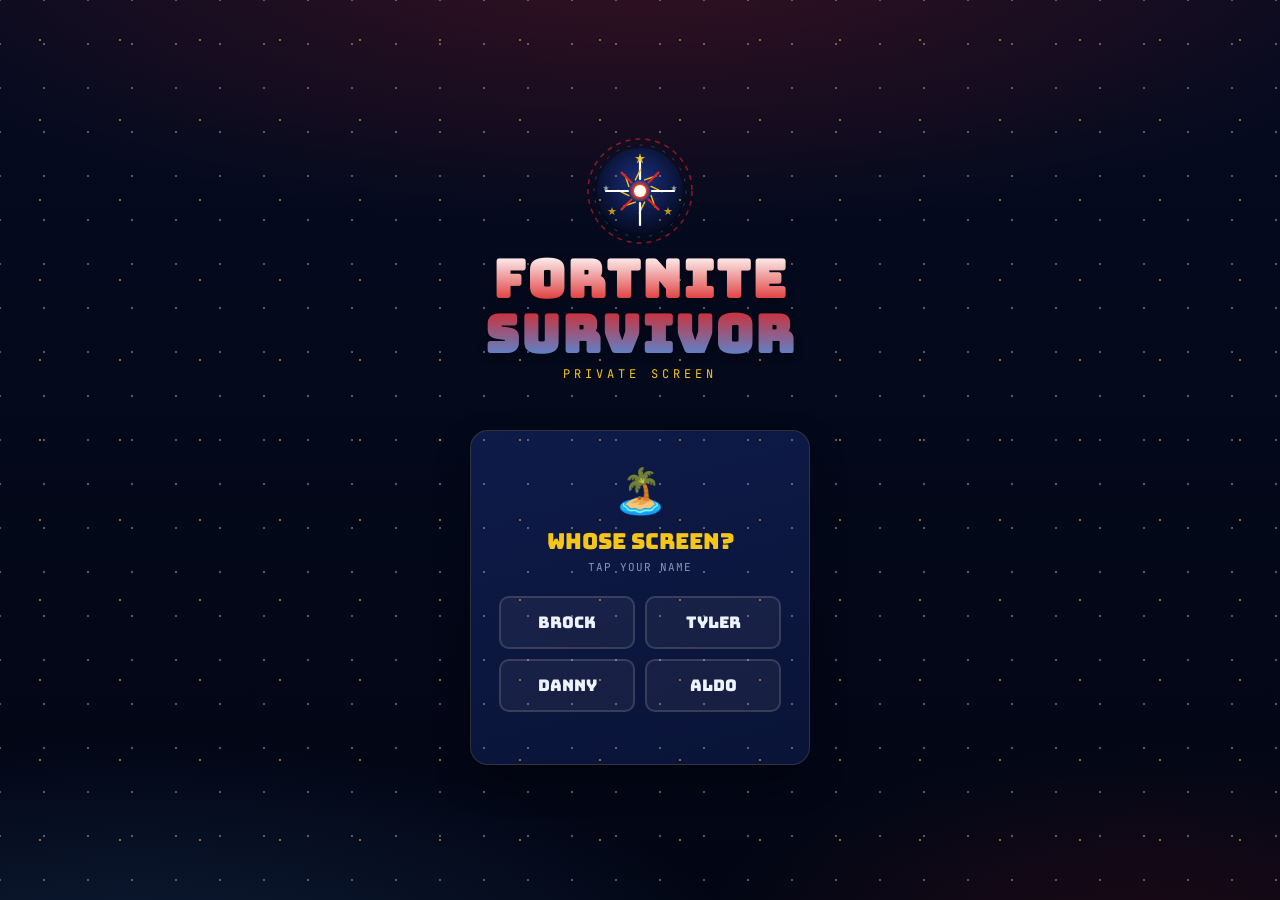
<file: player.html>
<!DOCTYPE html>
<html lang="en">
<head>
<meta charset="UTF-8" />
<meta name="viewport" content="width=device-width, initial-scale=1.0" />
<title>My Screen — Fortnite Survivor</title>
<link rel="stylesheet" href="assets/style.css" />
<style>
  /* password gate */
  .lock-screen {
    min-height: 100vh;
    display: flex;
    flex-direction: column;
    align-items: center;
    justify-content: center;
    padding: 24px;
    text-align: center;
  }
  .lock-card {
    background: linear-gradient(165deg, var(--bg-card), var(--bg-mid));
    border: 1px solid rgba(255,201,60,0.15);
    border-radius: var(--radius);
    padding: 32px 28px;
    width: 100%;
    max-width: 340px;
    box-shadow: 0 16px 40px -12px rgba(0,0,0,0.7);
  }
  .lock-icon {
    font-size: 44px;
    margin-bottom: 8px;
  }
  .lock-title {
    font-family: var(--font-display);
    font-size: 22px;
    color: var(--gold);
    margin: 0 0 4px;
  }
  .lock-sub {
    font-family: var(--font-mono);
    font-size: 11px;
    color: var(--sand-dim);
    letter-spacing: 1px;
    margin-bottom: 22px;
  }
  .lock-input {
    width: 100%;
    background: rgba(244,233,216,0.07);
    border: 2px solid rgba(244,233,216,0.2);
    border-radius: var(--radius-sm);
    padding: 14px 16px;
    color: var(--sand);
    font-family: var(--font-mono);
    font-size: 20px;
    text-align: center;
    letter-spacing: 4px;
    margin-bottom: 14px;
    transition: border-color 0.2s;
  }
  .lock-input:focus { outline: none; border-color: var(--green-bright); }
  .lock-input.shake {
    animation: shake 0.4s ease;
    border-color: var(--ember-deep);
  }
  @keyframes shake {
    0%,100%{ transform:translateX(0); }
    20%    { transform:translateX(-8px); }
    40%    { transform:translateX(8px); }
    60%    { transform:translateX(-5px); }
    80%    { transform:translateX(5px); }
  }
  .lock-error {
    font-family: var(--font-mono);
    font-size: 12px;
    color: var(--ember);
    min-height: 18px;
    margin-bottom: 4px;
  }
  .player-select-grid {
    display: grid;
    grid-template-columns: 1fr 1fr;
    gap: 10px;
    margin-bottom: 20px;
  }
  .player-btn {
    background: rgba(244,233,216,0.05);
    border: 2px solid rgba(244,233,216,0.15);
    border-radius: var(--radius-sm);
    padding: 14px 8px;
    color: var(--sand);
    font-family: var(--font-display);
    font-size: 16px;
    cursor: pointer;
    transition: border-color 0.15s, background 0.15s;
  }
  .player-btn:hover { background: rgba(74,144,226,0.12); border-color: var(--green-bright); }
  .player-btn.selected { border-color: var(--ember); background: rgba(220,38,38,0.14); color: #ffffff; }
</style>
</head>
<body>
<div id="lock-view" class="lock-screen">
  <div id="brand-slot" style="margin-bottom:20px;"></div>
  <div class="lock-card">
    <!-- Step 1: pick a player -->
    <div id="step-pick">
      <div class="lock-icon">🏝️</div>
      <div class="lock-title">Whose screen?</div>
      <div class="lock-sub">TAP YOUR NAME</div>
      <div class="player-select-grid" id="player-btns"></div>
    </div>

    <!-- Step 2: enter password -->
    <div id="step-pass" style="display:none;">
      <div class="lock-icon">🔒</div>
      <div class="lock-title" id="pass-greeting">Enter your password</div>
      <div class="lock-sub">KEEP IT TO YOURSELF</div>
      <input class="lock-input" type="password" id="passInput" placeholder="••••••" autocomplete="off" />
      <div class="lock-error" id="passError"></div>
      <button class="btn" id="unlockBtn" style="width:100%;margin-top:6px;">Unlock →</button>
      <button class="btn secondary" id="backBtn" style="width:100%;margin-top:10px;">← Change player</button>
    </div>
  </div>
</div>

<div id="player-area" style="display:none;">
  <div class="wrap">
    <div id="brand-slot-inner"></div>

    <div class="status-bar" id="who-bar"></div>

    <div class="panel">
      <h2>🤫 Your secret missions</h2>
      <p style="font-size:12px;color:var(--sand-dim);margin-top:-6px;">
        Only you can see this list. Pull one off and you get to slip 3 votes onto someone — they get a shot and no one knows it came from you.
      </p>
      <div id="mission-set-banner" style="display:none; text-align:center; margin-bottom:14px; padding:10px 14px; border-radius:10px; background:rgba(139,197,63,0.15); border:1px solid rgba(139,197,63,0.35); font-family:var(--font-mono); font-size:12px; color:var(--green-bright); letter-spacing:0.5px;"></div>
      <div id="mission-list"></div>
    </div>

    <div class="panel" id="kills-panel">
      <h2>This round's kills</h2>
      <div id="kills-form"></div>
    </div>

    <div class="panel" id="drinks-owed-panel">
      <h2>Drinks you still owe</h2>
      <div id="drinks-owed-list"></div>
    </div>

    <div class="btn-row">
      <a href="index.html" class="btn secondary" style="text-decoration:none; display:inline-flex; align-items:center;">← Dashboard</a>
      <button class="btn secondary" id="lockBtn">🔒 Lock screen</button>
    </div>
  </div>
</div>

<!-- target picker modal -->
<div id="target-modal" style="display:none; position:fixed; inset:0; background:rgba(0,0,0,0.65); z-index:10; align-items:center; justify-content:center;">
  <div class="panel" style="max-width:360px; width:90%; position:relative; z-index:11;">
    <h3 id="modal-title">Who gets the shot?</h3>
    <p id="modal-desc" style="font-size:12px;color:var(--sand-dim);margin-top:-4px;margin-bottom:14px;"></p>
    <div id="target-options"></div>
    <button class="btn secondary" id="modal-cancel" style="margin-top:4px; width:100%;">Cancel</button>
  </div>
</div>

<script src="assets/config.js"></script>
<script src="assets/store.js"></script>
<script src="assets/brand.js"></script>
<script>
  const cfg = window.SURVIVOR_CONFIG || {};
  const passwords = cfg.passwords || {};
  const SESSION_KEY = "survivorUnlocked";

  let myId = null;
  let pendingMissionId = null;

  // ── password gate ──────────────────────────────────────────────────
  function initLock() {
    renderBrand("private screen");
    const btns = document.getElementById("player-btns");
    btns.innerHTML = "";

    // Build name list from state if available, else defaults
    const names = Store.state && Store.state.players
      ? Store.state.players.map(p => p.name)
      : ["Brock","Tyler","Aldo","Danny"];

    names.forEach((name, i) => {
      const id = i + 1;
      const b = document.createElement("button");
      b.className = "player-btn";
      b.textContent = name;
      b.dataset.id = id;
      b.addEventListener("click", () => selectPlayer(id, name));
      btns.appendChild(b);
    });
  }

  function selectPlayer(id, name) {
    myId = id;
    document.querySelectorAll(".player-btn").forEach(b => b.classList.toggle("selected", parseInt(b.dataset.id) === id));
    document.getElementById("step-pick").style.display = "none";
    document.getElementById("step-pass").style.display = "block";
    document.getElementById("pass-greeting").textContent = `Hey ${name} 👋`;
    document.getElementById("passInput").value = "";
    document.getElementById("passError").textContent = "";
    setTimeout(() => document.getElementById("passInput").focus(), 60);
  }

  function tryUnlock() {
    const input = document.getElementById("passInput").value.trim().toLowerCase();
    const correct = (passwords[myId] || "").toLowerCase();
    if (input === correct) {
      sessionStorage.setItem(SESSION_KEY, String(myId));
      showPlayerScreen();
    } else {
      const inp = document.getElementById("passInput");
      inp.classList.add("shake");
      document.getElementById("passError").textContent = "Wrong password — try again";
      inp.value = "";
      setTimeout(() => inp.classList.remove("shake"), 500);
    }
  }

  document.getElementById("unlockBtn").addEventListener("click", tryUnlock);
  document.getElementById("passInput").addEventListener("keydown", e => { if (e.key === "Enter") tryUnlock(); });
  document.getElementById("backBtn").addEventListener("click", () => {
    document.getElementById("step-pass").style.display = "none";
    document.getElementById("step-pick").style.display = "block";
    myId = null;
  });
  document.getElementById("lockBtn").addEventListener("click", () => {
    sessionStorage.removeItem(SESSION_KEY);
    document.getElementById("player-area").style.display = "none";
    document.getElementById("lock-view").style.display = "flex";
    document.getElementById("step-pass").style.display = "none";
    document.getElementById("step-pick").style.display = "block";
    myId = null;
  });

  // ── main player screen ─────────────────────────────────────────────
  function showPlayerScreen() {
    document.getElementById("lock-view").style.display = "none";
    document.getElementById("player-area").style.display = "block";
    renderBrand("private screen");
    document.getElementById("brand-slot-inner").appendChild(
      document.getElementById("brand-slot").firstElementChild
    );
    Store.onChange(render);
    render();
  }

  // ── mission target modal ───────────────────────────────────────────
  function openTargetModal(missionId) {
    pendingMissionId = missionId;
    const mission = Store.state.players.find(p => p.id === myId).missions.find(m => m.id === missionId);
    const others = Store.state.players.filter(p => p.id !== myId);
    document.getElementById("modal-title").textContent = "Who gets the shot? 🥃";
    document.getElementById("modal-desc").textContent = mission.chooseTarget
      ? "You earned the pick — send 3 votes wherever you want."
      : "Assign the shot to whoever you did it to.";
    document.getElementById("target-options").innerHTML = others
      .map(p => `<button class="btn secondary" style="width:100%;margin-bottom:8px;" data-target="${p.id}">${p.name}</button>`)
      .join("");
    document.querySelectorAll("#target-options button").forEach(b => {
      b.addEventListener("click", async () => {
        await Store.completeMission(myId, pendingMissionId, parseInt(b.dataset.target));
        document.getElementById("target-modal").style.display = "none";
      });
    });
    document.getElementById("target-modal").style.display = "flex";
  }
  document.getElementById("modal-cancel").addEventListener("click", () => {
    document.getElementById("target-modal").style.display = "none";
  });

  // ── render ─────────────────────────────────────────────────────────
  function render() {
    const s = Store.state;
    if (!s.meta.started) {
      document.getElementById("kills-panel").style.display = "none";
      document.getElementById("drinks-owed-panel").style.display = "none";
      document.getElementById("who-bar").innerHTML = `<div class="status-pill">⏳ No game running yet — <a href="setup.html" style="color:var(--gold)">go to setup</a></div>`;
      document.getElementById("mission-list").innerHTML = `<p style="font-size:13px;color:var(--sand-dim);">Start a game from Setup to see your missions.</p>`;
      return;
    }

    const me = s.players.find(p => p.id === myId);
    if (!me) return;

    document.getElementById("who-bar").innerHTML = `
      <div class="status-pill">👤 <b>${me.name}</b></div>
      <div class="status-pill">Round <b>${s.meta.round}</b></div>
      <div class="status-pill">${me.totalVotes} votes against you 🔥</div>
    `;

    // missions
    document.getElementById("mission-list").innerHTML = me.missions.map(m => `
      <div class="mission ${m.completed ? "done" : ""}">
        <div class="mission-check" data-mission="${m.id}" style="cursor:${m.completed ? "default" : "pointer"}">
          ${m.completed ? "✓" : ""}
        </div>
        <div>
          <div class="mission-text">${m.text}</div>
          ${m.completed
            ? `<div class="mission-tag">✅ Slipped to ${s.players.find(p => p.id === m.target)?.name || "?"} — +3 votes</div>`
            : `<div class="mission-tag" style="color:var(--sand-dim)">Tap ✓ when you pull it off</div>`}
        </div>
      </div>`).join("");

    document.querySelectorAll(".mission-check").forEach(el => {
      el.addEventListener("click", () => {
        const m = me.missions.find(m => m.id === el.dataset.mission);
        if (m && !m.completed) openTargetModal(m.id);
      });
    });

    // Mission set banner — shows when player has completed a full set and gotten new ones
    const setCount = me.missionSetCount || 1;
    const allCurrentDone = me.missions.every(m => m.completed);
    const banner = document.getElementById("mission-set-banner");
    if (banner) {
      if (setCount > 1 && !allCurrentDone) {
        banner.style.display = "block";
        banner.textContent = `✨ Set ${setCount} unlocked! You crushed the last three. Keep going.`;
      } else if (allCurrentDone && !s.meta.finished) {
        banner.style.display = "block";
        banner.textContent = "⏳ Completing final mission… new set on its way!";
      } else {
        banner.style.display = "none";
      }
    }

    // kills panel
    const killsPanel = document.getElementById("kills-form");
    if (s.meta.finished) {
      document.getElementById("kills-panel").style.display = "none";
    } else {
      document.getElementById("kills-panel").style.display = "block";
      if (me.roundKills === null) {
        killsPanel.innerHTML = `
          <label for="killsInput">How many kills did you get this round?</label>
          <input type="number" id="killsInput" min="0" value="0" style="font-size:28px;text-align:center;padding:16px;" />
          <button class="btn" id="submitKillsBtn" style="width:100%;margin-top:4px;">Lock In Kills</button>
        `;
        document.getElementById("submitKillsBtn").addEventListener("click", async () => {
          const val = parseInt(document.getElementById("killsInput").value, 10) || 0;
          await Store.submitKills(myId, val);
        });
      } else if (!me.roundDistributed) {
        const others = s.players.filter(p => p.id !== myId);
        const total = Store.allocatedTotal(me);
        killsPanel.innerHTML = `
          <p style="font-size:13px;color:var(--sand-dim);">
            You got <b style="color:var(--gold);font-size:18px;">${me.roundKills}</b> kills — hand out exactly that many drinks.
          </p>
          ${me.roundKills === 0
            ? `<p style="font-size:13px;color:var(--green-bright);">No kills, nothing to hand out.</p>`
            : others.map(p => `
              <div class="alloc-row">
                <div class="name">${p.name}</div>
                <div class="stepper">
                  <button data-target="${p.id}" data-dir="-1">−</button>
                  <span id="alloc-${p.id}">${me.allocations[p.id] || 0}</span>
                  <button data-target="${p.id}" data-dir="1">+</button>
                </div>
              </div>`).join("")}
          <div class="banner ${total === me.roundKills ? "good" : "warn"}">
            ${total} / ${me.roundKills} drinks assigned
          </div>
          <button class="btn" id="confirmAllocBtn" style="width:100%;" ${total === me.roundKills ? "" : "disabled"}>
            Confirm — Hand Out Drinks 🍺
          </button>
        `;
        document.querySelectorAll(".stepper button").forEach(b => {
          b.addEventListener("click", async () => {
            const targetId = parseInt(b.dataset.target);
            const dir = parseInt(b.dataset.dir);
            const current = me.allocations[targetId] || 0;
            await Store.setAllocation(myId, targetId, Math.max(0, current + dir));
          });
        });
        const confirmBtn = document.getElementById("confirmAllocBtn");
        if (confirmBtn) confirmBtn.addEventListener("click", async () => {
          const ok = await Store.confirmDistribution(myId);
          if (!ok) alert("Assign exactly as many drinks as your kills first.");
        });
      } else {
        killsPanel.innerHTML = `<p style="font-size:13px;color:var(--green-bright);">✓ ${me.roundKills} kills reported and drinks handed out. Waiting on the squad…</p>`;
      }
    }

    // drinks owed
    const owed = me.pendingDrinks.filter(d => !d.done);
    const cleared = me.pendingDrinks.filter(d => d.done);
    document.getElementById("drinks-owed-list").innerHTML =
      (owed.length === 0 && cleared.length === 0)
        ? `<p style="font-size:13px;color:var(--sand-dim);">Nothing owed yet — you're clean 🌴</p>`
        : [...owed, ...cleared].map(d => `
          <div class="checklist-item ${d.done ? "done" : ""}">
            <input type="checkbox" data-drink="${d.id}" ${d.done ? "checked" : ""}/>
            <span class="ci-text">
              ${d.count} drink${d.count > 1 ? "s" : ""} from <b>${d.fromName}</b>
              (round ${d.round})${d.note ? ` — ${d.note}` : ""}
            </span>
          </div>`).join("");
    document.querySelectorAll("[data-drink]").forEach(cb => {
      cb.addEventListener("change", async () => Store.toggleDrinkDone(myId, cb.dataset.drink));
    });
  }

  // ── boot ───────────────────────────────────────────────────────────
  async function boot() {
    renderBrand("private screen");
    await Store.init();

    // Check if already unlocked this session
    const saved = parseInt(sessionStorage.getItem(SESSION_KEY));
    if (saved && saved >= 1 && saved <= 4) {
      myId = saved;
      showPlayerScreen();
    } else {
      initLock();
    }
  }

  boot();
</script>
</body>
</html>
</file>
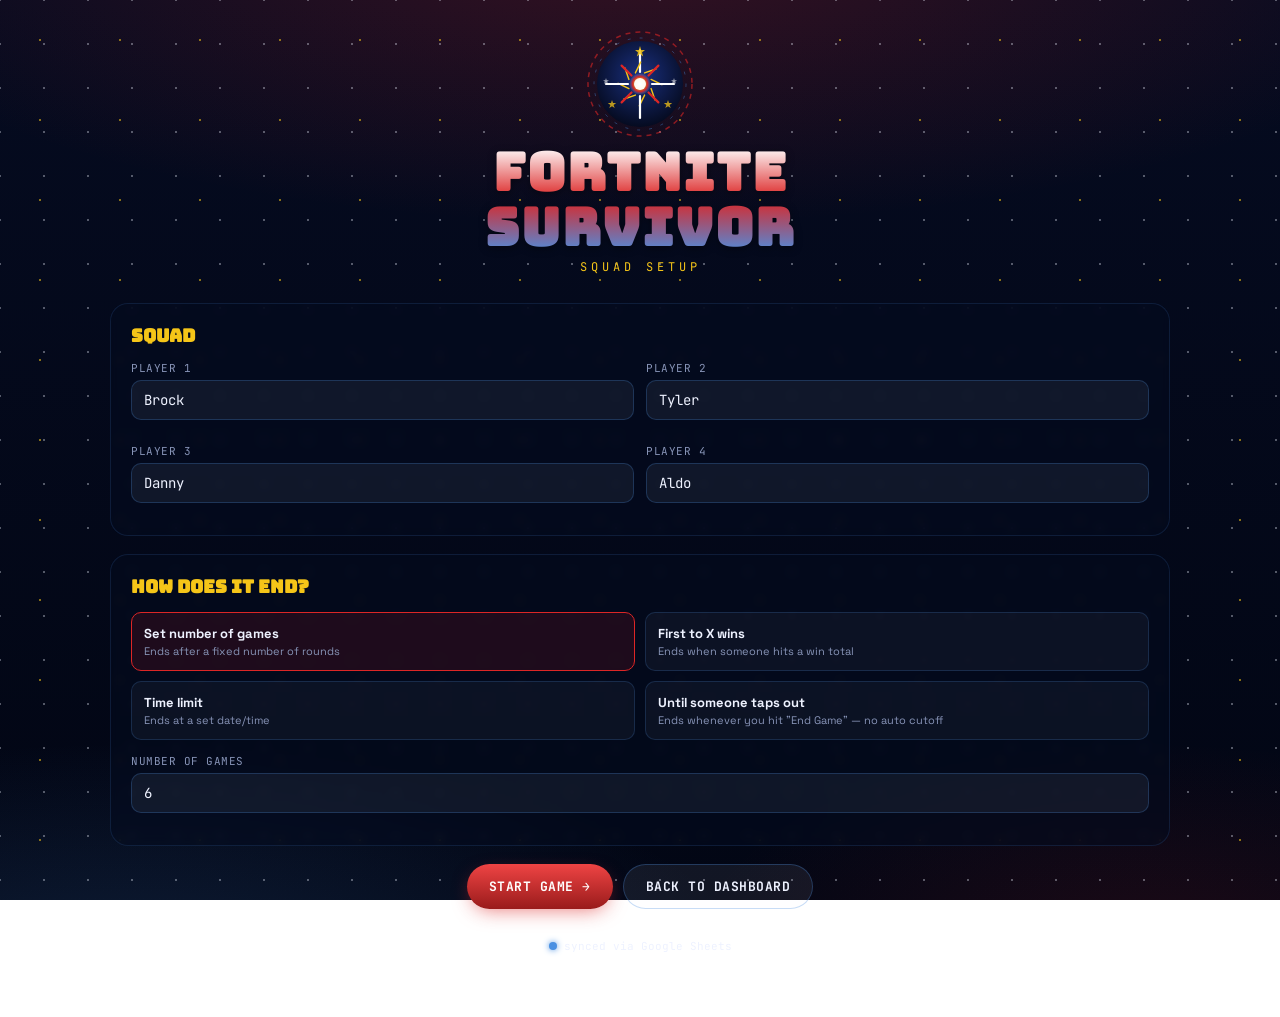
<file: setup.html>
<!DOCTYPE html>
<html lang="en">
<head>
<meta charset="UTF-8" />
<meta name="viewport" content="width=device-width, initial-scale=1.0" />
<title>Set Up — Fortnite Survivor</title>
<link rel="stylesheet" href="assets/style.css" />
</head>
<body>
<div class="wrap">
  <div id="brand-slot"></div>

  <div class="panel">
    <h2>Squad</h2>
    <div class="field-row">
      <div>
        <label for="name1">Player 1</label>
        <input type="text" id="name1" placeholder="Player 1" />
      </div>
      <div>
        <label for="name2">Player 2</label>
        <input type="text" id="name2" placeholder="Player 2" />
      </div>
      <div>
        <label for="name3">Player 3</label>
        <input type="text" id="name3" placeholder="Player 3" />
      </div>
      <div>
        <label for="name4">Player 4</label>
        <input type="text" id="name4" placeholder="Player 4" />
      </div>
    </div>
  </div>

  <div class="panel">
    <h2>How does it end?</h2>
    <div class="option-grid" id="end-options">
      <div class="option-card" data-type="games">
        <div class="opt-title">Set number of games</div>
        <div class="opt-desc">Ends after a fixed number of rounds</div>
      </div>
      <div class="option-card" data-type="wins">
        <div class="opt-title">First to X wins</div>
        <div class="opt-desc">Ends when someone hits a win total</div>
      </div>
      <div class="option-card" data-type="time">
        <div class="opt-title">Time limit</div>
        <div class="opt-desc">Ends at a set date/time</div>
      </div>
      <div class="option-card" data-type="manual">
        <div class="opt-title">Until someone taps out</div>
        <div class="opt-desc">Ends whenever you hit "End Game" — no auto cutoff</div>
      </div>
    </div>

    <div id="games-input" style="display:none;">
      <label for="gamesVal">Number of games</label>
      <input type="number" id="gamesVal" min="1" value="10" />
    </div>
    <div id="wins-input" style="display:none;">
      <label for="winsVal">Wins needed</label>
      <input type="number" id="winsVal" min="1" value="3" />
    </div>
    <div id="time-input" style="display:none;">
      <label for="timeVal">Ends at</label>
      <input type="datetime-local" id="timeVal" />
    </div>
  </div>

  <div class="banner" id="warn-msg"></div>

  <div class="btn-row">
    <button class="btn" id="startBtn">Start Game →</button>
    <a href="index.html" class="btn secondary" style="text-decoration:none; display:inline-flex; align-items:center;">Back to Dashboard</a>
  </div>

  <div class="footer-nav">
    <span class="sync-dot" id="syncDot"></span> <span id="syncLabel">checking sync…</span>
  </div>
</div>

<script src="assets/config.js"></script>
<script src="assets/store.js"></script>
<script src="assets/brand.js"></script>
<script>
  let selectedType = "games";

  function selectType(type) {
    selectedType = type;
    document.querySelectorAll(".option-card").forEach((c) => {
      c.classList.toggle("active", c.dataset.type === type);
    });
    document.getElementById("games-input").style.display = type === "games" ? "block" : "none";
    document.getElementById("wins-input").style.display = type === "wins" ? "block" : "none";
    document.getElementById("time-input").style.display = type === "time" ? "block" : "none";
  }

  document.querySelectorAll(".option-card").forEach((c) => {
    c.addEventListener("click", () => selectType(c.dataset.type));
  });

  async function boot() {
    renderBrand("squad setup");
    await Store.init();
    document.getElementById("syncDot").classList.toggle("local", Store.backend.mode === "local");
    document.getElementById("syncLabel").textContent =
      Store.backend.mode === "sheets" ? "synced via Google Sheets" : "local-only mode (set sheetsWebAppUrl to sync across phones)";

    const s = Store.state;
    s.players.forEach((p, i) => {
      document.getElementById(`name${i + 1}`).value = p.name;
    });
    selectType(s.meta.endCondition.type || "games");
    if (s.meta.endCondition.value) {
      if (s.meta.endCondition.type === "games") document.getElementById("gamesVal").value = s.meta.endCondition.value;
      if (s.meta.endCondition.type === "wins") document.getElementById("winsVal").value = s.meta.endCondition.value;
    }
  }

  document.getElementById("startBtn").addEventListener("click", async () => {
    const btn = document.getElementById("startBtn");
    const warn = document.getElementById("warn-msg");

    let value = null, endTimestamp = null;
    if (selectedType === "games") value = parseInt(document.getElementById("gamesVal").value, 10) || 10;
    if (selectedType === "wins")  value = parseInt(document.getElementById("winsVal").value,  10) || 3;
    if (selectedType === "time") {
      const v = document.getElementById("timeVal").value;
      if (!v) {
        warn.textContent = "Pick an end date/time first.";
        warn.className = "banner warn";
        return;
      }
      endTimestamp = new Date(v).getTime();
    }

    // Show loading state
    btn.disabled = true;
    btn.textContent = Store.backend.mode === "sheets" ? "Saving to sheet…" : "Starting…";
    warn.textContent = "";

    const names = [1, 2, 3, 4].map((i) => document.getElementById(`name${i}`).value);

    // Single commit — no race condition
    await Store.setupAndStart(names, selectedType, value, endTimestamp);

    // Double-check the state is actually started before navigating
    if (!Store.state.meta.started) {
      btn.disabled = false;
      btn.textContent = "Start Game →";
      warn.textContent = "Save failed — check your connection and try again.";
      warn.className = "banner warn";
      return;
    }

    window.location.href = "index.html";
  });

  boot();
</script>
</body>
</html>
</file>
<file: assets/style.css>
/* ============================================================
   FORTNITE SURVIVOR — design tokens
   Palette: 4th of July — navy, patriot red, star gold, clean white
   Display: Bungee · Body: Space Grotesk · Data: JetBrains Mono
   ============================================================ */

@import url('https://fonts.googleapis.com/css2?family=Bungee&family=Space+Grotesk:wght@400;500;600;700&family=JetBrains+Mono:wght@500;700&display=swap');

:root{
  --bg-deep:    #050b20;
  --bg-mid:     #0a1438;
  --bg-card:    #0e1a48;
  --green-mid:  #1a3080;   /* repurposed as blue-mid */
  --green-bright:#4a90e2;  /* repurposed as bright blue */
  --ember:      #dc2626;   /* patriot red */
  --ember-deep: #991b1b;   /* deep red */
  --gold:       #f5c518;   /* star gold */
  --sand:       #eef2ff;   /* cool white */
  --sand-dim:   #8895b8;   /* muted slate */
  --ink:        #030712;   /* near black */

  --font-display:'Bungee', cursive;
  --font-body:'Space Grotesk', sans-serif;
  --font-mono:'JetBrains Mono', monospace;

  --radius: 18px;
  --radius-sm: 10px;
}

*{ box-sizing:border-box; }

html,body{
  margin:0; padding:0;
  background:
    radial-gradient(ellipse 130% 60% at 50% -5%,  rgba(220,38,38,0.22),  transparent 50%),
    radial-gradient(ellipse 100% 55% at 10%  110%, rgba(74,144,226,0.18), transparent 50%),
    radial-gradient(ellipse 80%  50% at 90%  105%, rgba(220,38,38,0.12),  transparent 45%),
    linear-gradient(180deg, var(--bg-deep) 0%, #020614 100%);
  background-attachment: fixed;
  color: var(--sand);
  font-family: var(--font-body);
  min-height:100vh;
  -webkit-font-smoothing: antialiased;
}

/* subtle star-field texture */
body::before{
  content:"";
  position:fixed; inset:0;
  pointer-events:none;
  opacity:1;
  background-image:
    radial-gradient(circle, rgba(245,197,24,0.55) 1px, transparent 1px),
    radial-gradient(circle, rgba(238,242,255,0.35) 1px, transparent 1px);
  background-size: 80px 80px, 44px 44px;
  background-position: 0 0, 22px 22px;
  z-index:0;
}

a{ color:inherit; }

.wrap{
  position:relative; z-index:1;
  max-width:1100px;
  margin:0 auto;
  padding: 28px 20px 64px;
}

/* ---------- header / logo ---------- */
.brand{
  text-align:center;
  margin-bottom: 28px;
}
.brand-mark{ display:flex; justify-content:center; margin-bottom:6px; }
.brand-title{
  font-family: var(--font-display);
  font-size: clamp(28px, 6vw, 52px);
  letter-spacing: 2px;
  line-height:1.05;
  margin:0;
  background: linear-gradient(180deg, #ffffff 0%, var(--ember) 48%, #4a90e2 100%);
  -webkit-background-clip:text;
  background-clip:text;
  color: transparent;
  filter: drop-shadow(0 2px 4px rgba(0,0,0,0.4));
}
.brand-sub{
  font-family: var(--font-mono);
  font-size: 12px;
  letter-spacing: 4px;
  text-transform: uppercase;
  color: var(--gold);
  margin-top: 4px;
}

/* ---------- status / progress strip ---------- */
.status-bar{
  display:flex; flex-wrap:wrap; gap:10px;
  justify-content:center;
  margin: 18px 0 30px;
}
.status-pill{
  background: rgba(10,20,56,0.7);
  border: 1px solid rgba(74,144,226,0.25);
  border-radius: 999px;
  padding: 8px 16px;
  font-family: var(--font-mono);
  font-size: 12.5px;
  letter-spacing: 0.5px;
  display:flex; align-items:center; gap:8px;
}
.status-pill b{ color: var(--gold); font-weight:700; }

/* ---------- card grid ---------- */
.grid{
  display:grid;
  grid-template-columns: repeat(2, 1fr);
  gap: 16px;
}
@media (min-width: 760px){
  .grid{ grid-template-columns: repeat(4, 1fr); }
}

.card{
  background: linear-gradient(165deg, var(--bg-card), var(--bg-mid));
  border: 1px solid rgba(74,144,226,0.18);
  border-radius: var(--radius);
  padding: 18px 16px 16px;
  position: relative;
  overflow: hidden;
  box-shadow: 0 10px 32px -12px rgba(0,0,0,0.7);
}
.card.leader::before{
  content:"MOST VOTES";
  position:absolute; top:10px; right:-32px;
  background: var(--ember-deep);
  color: var(--sand);
  font-family: var(--font-mono);
  font-size:9px; font-weight:700; letter-spacing:1px;
  padding: 3px 36px;
  transform: rotate(35deg);
}

/* firework rocket vote meter — replaces tiki torch */
.torch{
  width: 26px; height: 86px;
  margin: 0 auto 10px;
  position: relative;
  display:flex; flex-direction:column; align-items:center; justify-content:flex-end;
}
.torch .stick{
  width:5px; height:54px;
  background: linear-gradient(180deg, #8895b8, #4a5880);
  border-radius:3px 3px 0 0;
  position:relative;
}
.torch .stick::after{
  content:"";
  position:absolute; top:-6px; left:50%; transform:translateX(-50%);
  width:0; height:0;
  border-left:5px solid transparent;
  border-right:5px solid transparent;
  border-bottom:7px solid #8895b8;
}
.torch .flame{
  width: 24px;
  height: var(--flame-h, 18px);
  margin-bottom:-6px;
  border-radius: 50% 50% 50% 50% / 60% 60% 40% 40%;
  background: radial-gradient(circle at 50% 70%, #ffffff 0%, var(--ember) 42%, #4a90e2 85%);
  box-shadow: 0 0 18px 3px rgba(220,38,38,0.55), 0 0 32px 4px rgba(74,144,226,0.25);
  animation: flicker 1.6s ease-in-out infinite alternate;
  transition: height 0.5s ease;
}
@keyframes flicker{
  0%   { transform: scale(1,1)    translateX(0)    rotate(-2deg); }
  50%  { transform: scale(1.06,0.96) translateX(1px)  rotate(2deg); }
  100% { transform: scale(0.97,1.05) translateX(-1px) rotate(-1deg); }
}
@media (prefers-reduced-motion: reduce){
  .torch .flame{ animation: none; }
}

.player-name{
  font-family: var(--font-display);
  font-size: 16px;
  text-align:center;
  margin: 0 0 2px;
  color: var(--sand);
}
.player-stat{
  text-align:center;
  font-family: var(--font-mono);
  font-size: 11px;
  color: var(--sand-dim);
  letter-spacing: 0.5px;
}
.player-votes{
  text-align:center;
  font-family: var(--font-mono);
  font-size: 26px;
  font-weight:700;
  color: var(--gold);
  margin: 2px 0;
}
.player-pending{
  margin-top:10px;
  text-align:center;
  font-size: 11px;
  font-family: var(--font-mono);
  color: var(--ember);
  min-height: 14px;
}
.card-link{
  display:block;
  margin-top: 12px;
  text-align:center;
  font-family: var(--font-mono);
  font-size: 11px;
  letter-spacing:1px;
  text-decoration:none;
  color: var(--green-bright);
  border: 1px solid rgba(74,144,226,0.4);
  border-radius: 999px;
  padding: 7px 0;
  transition: background 0.15s ease, color 0.15s ease;
}
.card-link:hover{ background: rgba(74,144,226,0.15); }

/* ---------- buttons ---------- */
.btn{
  font-family: var(--font-mono);
  font-weight:700;
  font-size: 13px;
  letter-spacing: 0.5px;
  text-transform: uppercase;
  border: none;
  border-radius: 999px;
  padding: 13px 22px;
  cursor:pointer;
  color: #ffffff;
  background: linear-gradient(180deg, #ef4444, var(--ember-deep));
  box-shadow: 0 6px 20px -6px rgba(220,38,38,0.65);
  transition: transform 0.12s ease, box-shadow 0.12s ease;
}
.btn:hover{ transform: translateY(-1px); box-shadow: 0 8px 24px -6px rgba(220,38,38,0.8); }
.btn:active{ transform: translateY(0px) scale(0.98); }
.btn.secondary{
  background: rgba(238,242,255,0.07);
  color: var(--sand);
  border: 1px solid rgba(74,144,226,0.3);
  box-shadow:none;
}
.btn.danger{
  background: linear-gradient(180deg, #7f1d1d, #450a0a);
  color: var(--sand);
  border: 1px solid rgba(220,38,38,0.4);
}
.btn:disabled{ opacity:0.4; cursor:not-allowed; transform:none; box-shadow:none; }
.btn-row{ display:flex; gap:10px; flex-wrap:wrap; justify-content:center; margin: 18px 0; }

/* ---------- panels / sections ---------- */
.panel{
  background: rgba(5,11,32,0.55);
  border: 1px solid rgba(74,144,226,0.15);
  border-radius: var(--radius);
  padding: 20px;
  margin-bottom: 18px;
  backdrop-filter: blur(4px);
}
.panel h2{
  font-family: var(--font-display);
  font-size: 18px;
  margin: 0 0 14px;
  color: var(--gold);
}
.panel h3{
  font-family: var(--font-body);
  font-weight:700;
  font-size: 14px;
  margin: 0 0 10px;
  color: var(--green-bright);
  text-transform:uppercase;
  letter-spacing:0.5px;
}

label{
  display:block;
  font-family: var(--font-mono);
  font-size: 11px;
  letter-spacing:0.5px;
  color: var(--sand-dim);
  margin-bottom: 5px;
  text-transform: uppercase;
}
input[type="text"], input[type="number"], select{
  width:100%;
  background: rgba(238,242,255,0.06);
  border: 1px solid rgba(74,144,226,0.25);
  border-radius: var(--radius-sm);
  padding: 10px 12px;
  color: var(--sand);
  font-family: var(--font-mono);
  font-size: 14px;
  margin-bottom: 12px;
}
input[type="number"]{ -moz-appearance: textfield; }
input::placeholder{ color: rgba(238,242,255,0.3); }

.field-row{ display:grid; gap:12px; grid-template-columns: 1fr 1fr; }
@media (max-width:560px){ .field-row{ grid-template-columns: 1fr; } }

.option-grid{ display:grid; gap:10px; grid-template-columns: repeat(2,1fr); margin-bottom:14px; }
@media (max-width:560px){ .option-grid{ grid-template-columns: 1fr; } }
.option-card{
  border:1px solid rgba(74,144,226,0.2);
  background: rgba(238,242,255,0.04);
  border-radius: var(--radius-sm);
  padding: 12px;
  cursor:pointer;
  transition: border-color 0.15s ease, background 0.15s ease;
}
.option-card.active{
  border-color: var(--ember);
  background: rgba(220,38,38,0.12);
}
.option-card .opt-title{ font-weight:700; font-size:13px; margin-bottom:2px; }
.option-card .opt-desc{ font-size:11px; color: var(--sand-dim); }

/* ---------- mission list ---------- */
.mission{
  display:flex; align-items:flex-start; gap:12px;
  padding: 12px 0;
  border-bottom: 1px dashed rgba(74,144,226,0.2);
}
.mission:last-child{ border-bottom:none; }
.mission.done .mission-text{ text-decoration: line-through; color: var(--sand-dim); }
.mission-check{
  flex:0 0 auto;
  width:26px; height:26px;
  border-radius:7px;
  border: 2px solid var(--green-bright);
  display:flex; align-items:center; justify-content:center;
  cursor:pointer;
  font-weight:700;
  color: var(--bg-deep);
  background: transparent;
}
.mission.done .mission-check{ background: var(--green-bright); }
.mission-text{ flex:1; font-size:14px; line-height:1.4; }
.mission-tag{
  font-family: var(--font-mono);
  font-size: 10px;
  color: var(--ember);
  letter-spacing: 0.5px;
}

/* ---------- drink / allocation rows ---------- */
.alloc-row{
  display:flex; align-items:center; justify-content:space-between;
  gap: 10px;
  padding: 8px 0;
}
.alloc-row .name{ font-size:14px; flex:1; }
.stepper{ display:flex; align-items:center; gap:8px; }
.stepper button{
  width:30px; height:30px;
  border-radius:8px;
  border:1px solid rgba(74,144,226,0.3);
  background: rgba(74,144,226,0.08);
  color: var(--sand);
  font-size:16px; font-weight:700;
  cursor:pointer;
}
.stepper span{
  font-family: var(--font-mono);
  width: 22px; text-align:center; font-size:15px;
}

.banner{
  text-align:center;
  font-family: var(--font-mono);
  font-size: 12px;
  color: var(--sand-dim);
  margin: 6px 0 16px;
}
.banner.warn{ color: var(--ember); }
.banner.good{ color: var(--green-bright); }

.divider{
  height:1px;
  background: linear-gradient(90deg, transparent, rgba(74,144,226,0.3), transparent);
  margin: 20px 0;
}

.footer-nav{
  text-align:center;
  margin-top: 30px;
  font-family: var(--font-mono);
  font-size: 11px;
}
.footer-nav a{ color: var(--green-bright); text-decoration:none; margin: 0 8px; }

.checklist-item{
  display:flex; align-items:center; gap:10px;
  padding: 8px 0;
}
.checklist-item input[type="checkbox"]{ width:18px; height:18px; accent-color: var(--ember); }
.checklist-item.done .ci-text{ text-decoration: line-through; color: var(--sand-dim); }

.loser-banner{
  text-align:center;
  padding: 26px 20px;
  border-radius: var(--radius);
  background: linear-gradient(165deg, rgba(153,27,27,0.4), rgba(5,11,32,0.7));
  border: 1px solid var(--ember);
  margin-bottom: 22px;
}
.loser-banner .lb-title{
  font-family: var(--font-display);
  font-size: clamp(22px,5vw,34px);
  color: var(--gold);
}
.loser-banner .lb-name{
  font-family: var(--font-mono);
  font-size: 14px;
  color: var(--sand);
  margin-top: 6px;
}

.sync-dot{
  width:8px; height:8px; border-radius:50%;
  display:inline-block;
  background: var(--green-bright);
  box-shadow: 0 0 6px var(--green-bright);
}
.sync-dot.local{ background: var(--sand-dim); box-shadow:none; }
</file>
